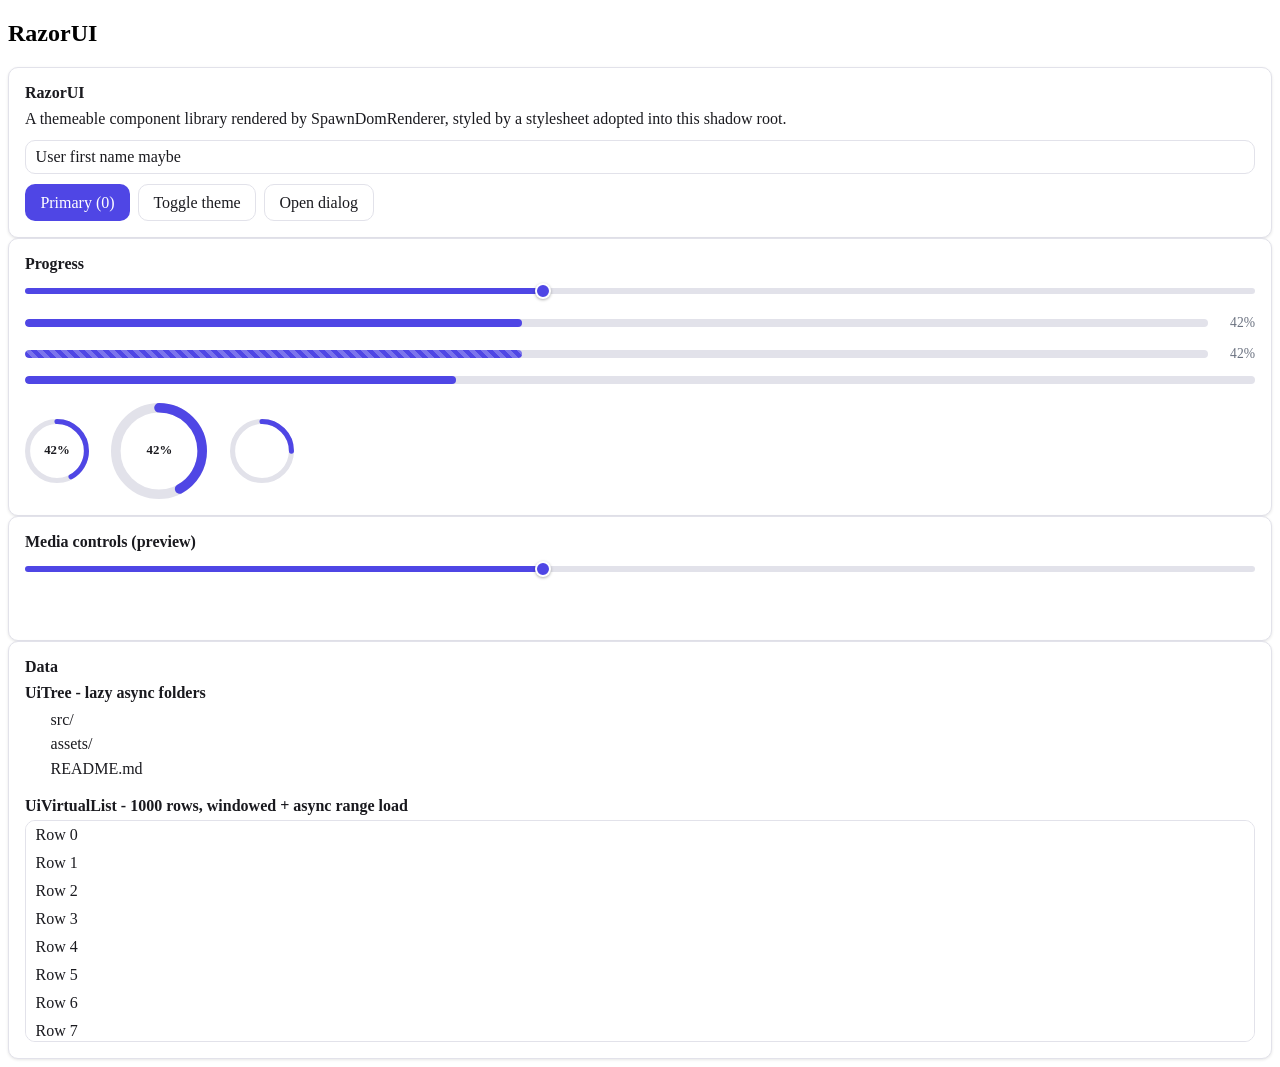
<file: index.html>
<!DOCTYPE html>
<html>
<head>
    <title>RazorRendererDemo</title>
    <meta charset="UTF-8">
    <meta name="viewport" content="width=device-width, initial-scale=1.0">
    <script src="main.classic.js"></script>
</head>
<body>
</body>
</html>
</file>
